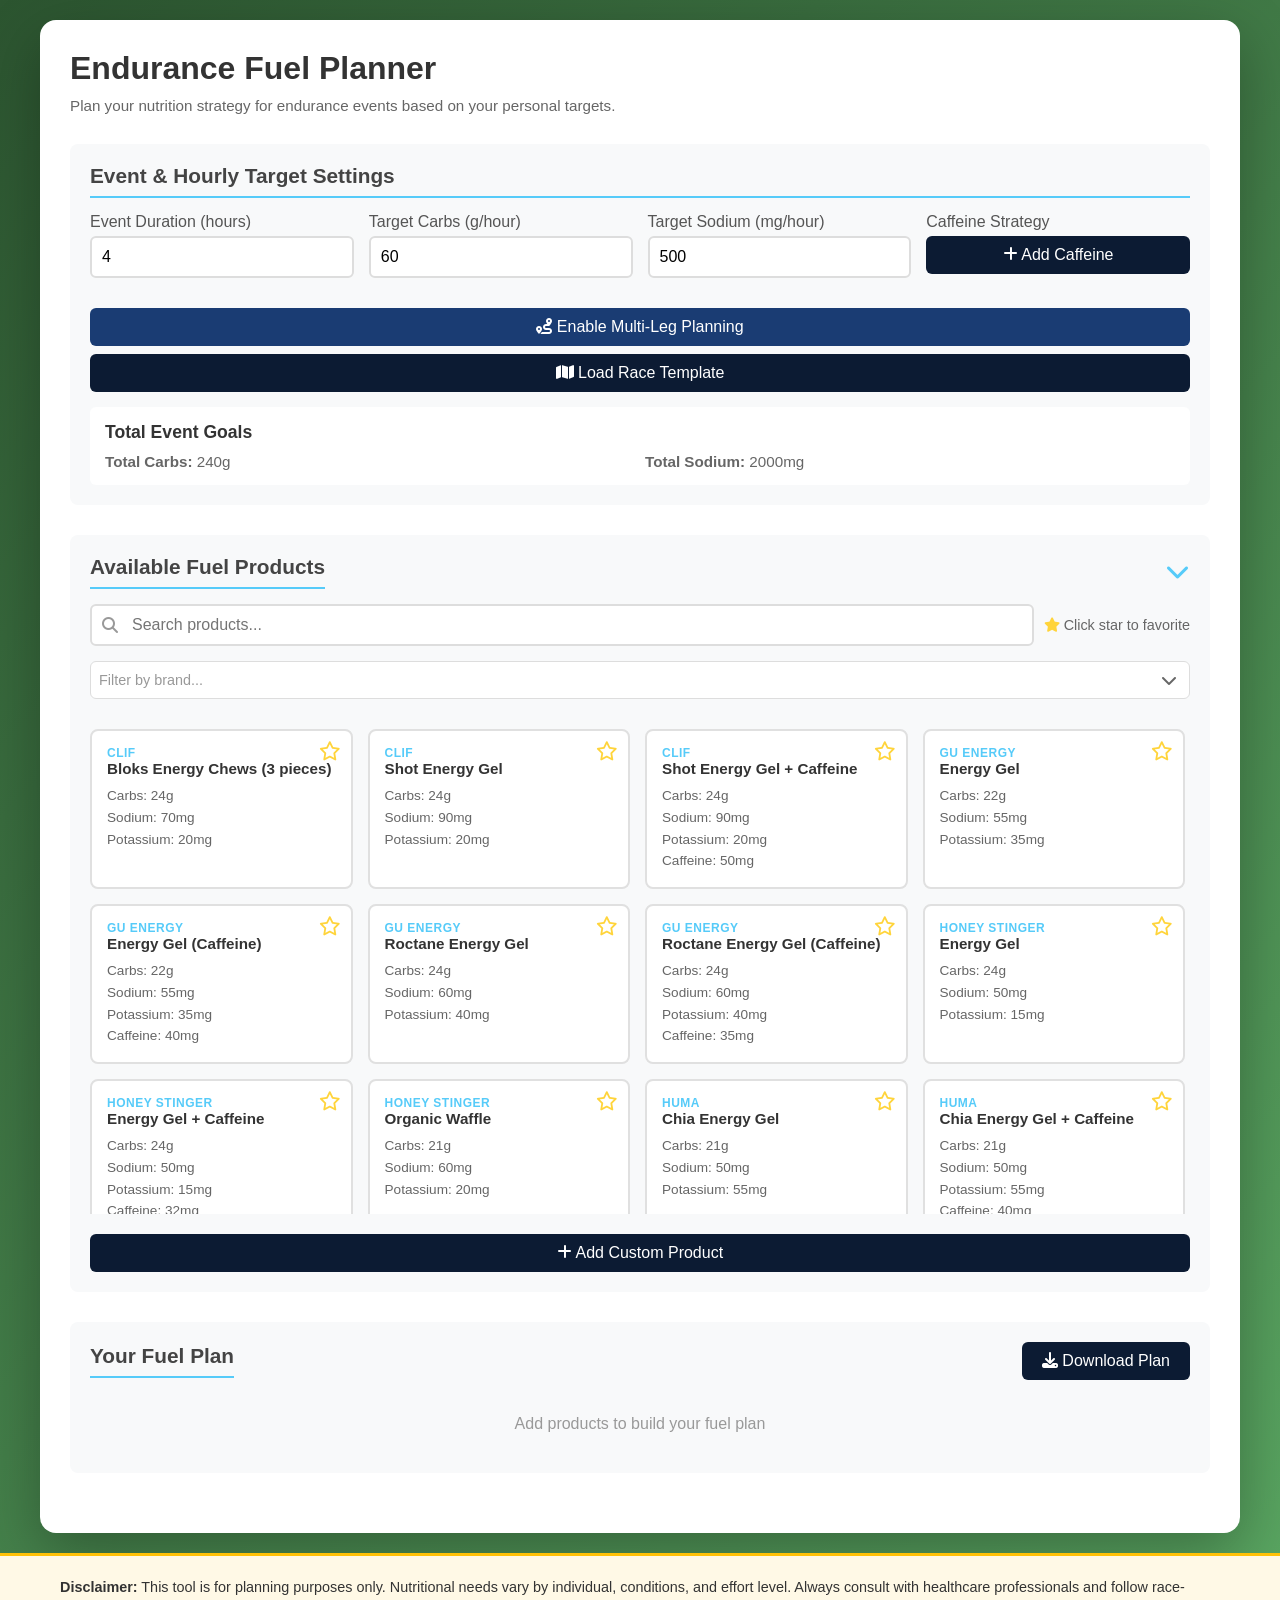
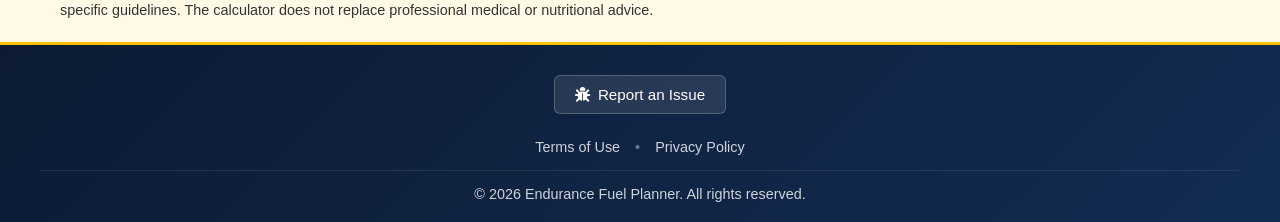
<file: index.html>
<!DOCTYPE html>
<html lang="en">
<head>
    <meta charset="UTF-8">
    <meta name="viewport" content="width=device-width, initial-scale=1.0">
    <title>Endurance Fuel Planner</title>
    <link rel="stylesheet" href="https://cdnjs.cloudflare.com/ajax/libs/font-awesome/6.5.1/css/all.min.css">
    <link rel="stylesheet" href="style.css">
</head>
<body>
    <div class="container">
        <h1>Endurance Fuel Planner</h1>
        <p class="subtitle">Plan your nutrition strategy for endurance events based on your personal targets.</p>

        <div class="section">
            <h2>Event & Hourly Target Settings</h2>
            <div style="display: grid; grid-template-columns: repeat(auto-fit, minmax(200px, 1fr)); gap: 15px;">
                <div class="input-group">
                    <label>Event Duration (hours)</label>
                    <input type="number" id="duration" value="4" min="0.5" step="0.5">
                </div>
                <div class="input-group">
                    <label>Target Carbs (g/hour)</label>
                    <input type="number" id="targetCarbs" value="60" min="0" step="5">
                </div>
                <div class="input-group">
                    <label>Target Sodium (mg/hour)</label>
                    <input type="number" id="targetSodium" value="500" min="0" step="50">
                </div>
                <div class="input-group">
                    <label>Caffeine Strategy</label>
                    <button onclick="toggleCaffeineStrategy()" id="caffeineToggleBtn" class="primaryButton" style="width: 100%;">
                        <i class="fa-solid fa-plus"></i> Add Caffeine
                    </button>
                </div>
            </div>
            
            <div id="caffeineSettings" style="display: none; margin-top: 20px; padding: 20px; background: white; border-radius: 6px; border: 2px solid #0C1B33;">
                <div style="display: flex; justify-content: space-between; align-items: center; margin-bottom: 15px;">
                    <h3 style="margin: 0; color: #333; font-size: 1.1em;">Caffeine Strategy</h3>
                    <button onclick="toggleCaffeineStrategy()" class="btn-small btn-danger">Remove</button>
                </div>
                <div style="display: grid; grid-template-columns: repeat(auto-fit, minmax(200px, 1fr)); gap: 15px; margin-bottom: 15px;">
                    <div class="input-group">
                        <label>Caffeine Interval (hours)</label>
                        <input type="number" id="caffeineInterval" value="2" min="0.5" step="0.5" placeholder="e.g., 2">
                        <small style="color: #666;">How often you want caffeine</small>
                    </div>
                    <div class="input-group">
                        <label>Caffeine per Dose (mg)</label>
                        <input type="number" id="caffeinePerDose" value="100" min="0" step="25">
                        <small style="color: #666;">Target caffeine amount each time</small>
                    </div>
                </div>
                <div id="caffeineCalc" style="padding: 15px; background: #f8f9fa; border-radius: 6px; font-size: 0.95em; color: #666;">
                    <strong>Caffeine Plan:</strong> <span id="caffeinePlanText">2 doses of 100mg throughout your event</span>
                </div>
            </div>

            <div style="margin-top: 15px; display: flex; flex-direction: column; gap: 8px;">
                <button onclick="toggleMultiLegPlanning()" id="multiLegToggleBtn" class="secondaryButton" style="width: 100%;">
                    <i class="fa-solid fa-route"></i> Enable Multi-Leg Planning
                </button>
                <button onclick="showRaceTemplateModal()" id="raceTemplateBtn" class="primaryButton" style="width: 100%;">
                    <i class="fa-solid fa-map"></i> Load Race Template
                </button>
            </div>

            <div id="multiLegSettings" style="display: none; margin-top: 20px; padding: 20px; background: white; border-radius: 6px; border: 2px solid #56CBF9;">
                <div style="display: flex; justify-content: space-between; align-items: center; margin-bottom: 15px;">
                    <div style="display: flex; align-items: center; gap: 8px;">
                        <h3 style="margin: 0; color: #333; font-size: 1.1em;"><i class="fa-solid fa-route"></i> Leg Configuration</h3>
                        <span class="help-icon" title="Split times are calculated based on average pace and do not account for elevation or terrain variation. You may need to adjust individual leg times based on your race strategy and course profile.">
                            <i class="fa-solid fa-circle-info"></i>
                        </span>
                    </div>
                    <button onclick="toggleMultiLegPlanning()" class="btn-small btn-danger">Disable</button>
                </div>
                <p style="color: #666; font-size: 0.9em; margin-bottom: 15px;">Set up your event legs here, then drag fuel between them in the fuel plan section below.</p>
                <div id="legsConfigContainer"></div>
                <div style="margin-top: 10px;">
                    <button onclick="addLeg()" class="secondaryButton" style="width: 100%;">
                        <i class="fa-solid fa-plus"></i> Add Leg
                    </button>
                </div>
            </div>

            <div style="margin-top: 15px; padding: 15px; background: white; border-radius: 6px;">
                <h3 style="margin-bottom: 10px; color: #333; font-size: 1.1em;">Total Event Goals</h3>
                <div style="display: grid; grid-template-columns: repeat(auto-fit, minmax(150px, 1fr)); gap: 10px; font-size: 0.95em; color: #666;">
                    <div><strong>Total Carbs:</strong> <span id="goalCarbs">240g</span></div>
                    <div><strong>Total Sodium:</strong> <span id="goalSodium">2000mg</span></div>
                </div>
            </div>
        </div>

        <div class="section">
            <div style="display: flex; justify-content: space-between; align-items: center; margin-bottom: 15px; cursor: pointer;" onclick="toggleProductsSection()">
                <h2 style="margin: 0;">Available Fuel Products</h2>
                <span id="productsSectionToggle" style="font-size: 1.5em; color: #56CBF9;"><i class="fa-solid fa-chevron-down"></i></span>
            </div>
            
            <div id="productsSection">
                <div style="display: flex; gap: 10px; margin-bottom: 15px; align-items: center;" class="search-favorites-row">
                    <div style="flex: 1; position: relative;">
                        <i class="fa-solid fa-magnifying-glass" style="position: absolute; left: 12px; top: 50%; transform: translateY(-50%); color: #999;"></i>
                        <input type="text" id="productSearch" placeholder="Search products..." style="width: 100%; padding-left: 40px;">
                    </div>
                    <div style="color: #666; font-size: 0.9em; white-space: nowrap;" class="favorites-hint">
                        <i class="fa-solid fa-star" style="color: #FFD43B;"></i> Click star to favorite
                    </div>
                </div>
                
                <div style="margin-bottom: 15px;">
                    <div class="brand-multiselect-container">
                        <div class="brand-multiselect-input" id="brandMultiselectInput" onclick="toggleBrandDropdown()">
                            <div class="brand-pills-display" id="brandPillsDisplay">
                                <span class="placeholder-text">Filter by brand...</span>
                            </div>
                            <i class="fa-solid fa-chevron-down dropdown-arrow"></i>
                        </div>
                        <div class="brand-dropdown" id="brandDropdown" style="display: none;"></div>
                    </div>
                </div>
                
                <div style="max-height: 500px; overflow-y: auto; padding-right: 5px;">
                    <div class="product-grid" id="productGrid"></div>
                </div>
                
                <div style="margin-top: 20px;">
                    <button onclick="toggleCustomProduct()" id="customProductToggleBtn" class="primaryButton" style="width: 100%;">
                        <i class="fa-solid fa-plus"></i> Add Custom Product
                    </button>
                </div>

                <div id="customProductForm" style="display: none; margin-top: 15px; padding: 20px; background: white; border-radius: 6px; border: 2px solid #0C1B33;">
                    <div style="display: flex; justify-content: space-between; align-items: center; margin-bottom: 15px;">
                        <h3 style="margin: 0; color: #333; font-size: 1.1em;"><i class="fa-solid fa-plus"></i> Add Custom Product</h3>
                        <button onclick="toggleCustomProduct()" class="btn-small btn-danger">Cancel</button>
                    </div>
                    <div class="custom-form">
                        <input type="text" id="customName" placeholder="Product name">
                        <input type="number" id="customCarbs" placeholder="Carbs (g)" min="0">
                        <input type="number" id="customSodium" placeholder="Sodium (mg)" min="0">
                        <input type="number" id="customPotassium" placeholder="Potassium (mg)" min="0">
                        <input type="number" id="customCaffeine" placeholder="Caffeine (mg)" min="0">
                        <button onclick="addCustomProduct()" class="btn-small primaryButton">Add Product</button>
                    </div>
                </div>
            </div>
        </div>

        <div class="section">
            <div class="section-header">
                <h2>Your Fuel Plan</h2>
                <button onclick="downloadFuelPlan()" class="primaryButton">
                    <i class="fa-solid fa-download"></i> Download Plan
                </button>
            </div>
            <div id="fuelPlanContainer"></div>
        </div>

        <div class="summary" id="summary" style="display: none;">
            <h3>Nutrition Summary</h3>
            
            <div style="margin-bottom: 20px;">
                <h4 style="margin-bottom: 10px; font-size: 1em; opacity: 0.9;">Per Hour</h4>
                <div class="summary-grid">
                    <div class="summary-item">
                        <div class="summary-label">Carbohydrates</div>
                        <div class="summary-value" id="totalCarbs">0g</div>
                        <div class="summary-target" id="carbsTarget"></div>
                    </div>
                    <div class="summary-item">
                        <div class="summary-label">Sodium</div>
                        <div class="summary-value" id="totalSodium">0mg</div>
                        <div class="summary-target" id="sodiumTarget"></div>
                    </div>
                    <div class="summary-item">
                        <div class="summary-label">Potassium</div>
                        <div class="summary-value" id="totalPotassium">0mg</div>
                        <div class="summary-target"></div>
                    </div>
                </div>
            </div>

            <div style="border-top: 1px solid rgba(255,255,255,0.3); padding-top: 15px;">
                <h4 style="margin-bottom: 10px; font-size: 1em; opacity: 0.9;">Total Event</h4>
                <div class="summary-grid">
                    <div class="summary-item">
                        <div class="summary-label">Total Carbs</div>
                        <div class="summary-value" id="totalEventCarbs">0g</div>
                        <div class="summary-target" id="eventCarbsTarget"></div>
                    </div>
                    <div class="summary-item">
                        <div class="summary-label">Total Sodium</div>
                        <div class="summary-value" id="totalEventSodium">0mg</div>
                        <div class="summary-target" id="eventSodiumTarget"></div>
                    </div>
                    <div class="summary-item">
                        <div class="summary-label">Total Potassium</div>
                        <div class="summary-value" id="totalEventPotassium">0mg</div>
                    </div>
                    <div class="summary-item" id="caffeineSection" style="display: none;">
                        <div class="summary-label">Caffeine</div>
                        <div class="summary-value" id="totalCaffeine">0mg</div>
                        <div class="summary-target" id="caffeineTarget"></div>
                    </div>
                </div>
            </div>
        </div>
    </div>

    <div class="disclaimer-section">
        <div class="disclaimer-content">
            <strong>Disclaimer:</strong> This tool is for planning purposes only. Nutritional needs vary by individual, conditions, and effort level. Always consult with healthcare professionals and follow race-specific guidelines. The calculator does not replace professional medical or nutritional advice.
        </div>
    </div>

    <footer class="footer">
        <div class="footer-content">
            
            <div class="footer-buttons">
                <a href="https://forms.gle/bUmMyAnxnuEWa2gSA" class="footer-btn" id="reportIssueBtn">
                    <i class="fa-solid fa-bug"></i> Report an Issue
                </a>
                <!--<a href="#" class="footer-btn" id="requestFuelRaceBtn">
                    <i class="fa-solid fa-plus-circle"></i> Request Fuel/Race
                </a>-->
            </div>
            
            
            <div class="footer-links">
                <a href="terms.html" target="_blank">Terms of Use</a>
                <span>•</span>
                <a href="privacy.html" target="_blank">Privacy Policy</a>
            </div>
            
            <div class="footer-copyright">
                © 2026 Endurance Fuel Planner. All rights reserved.
            </div>
        </div>
    </footer>

    <script src="script.js"></script>
</body>
</html>
</file>
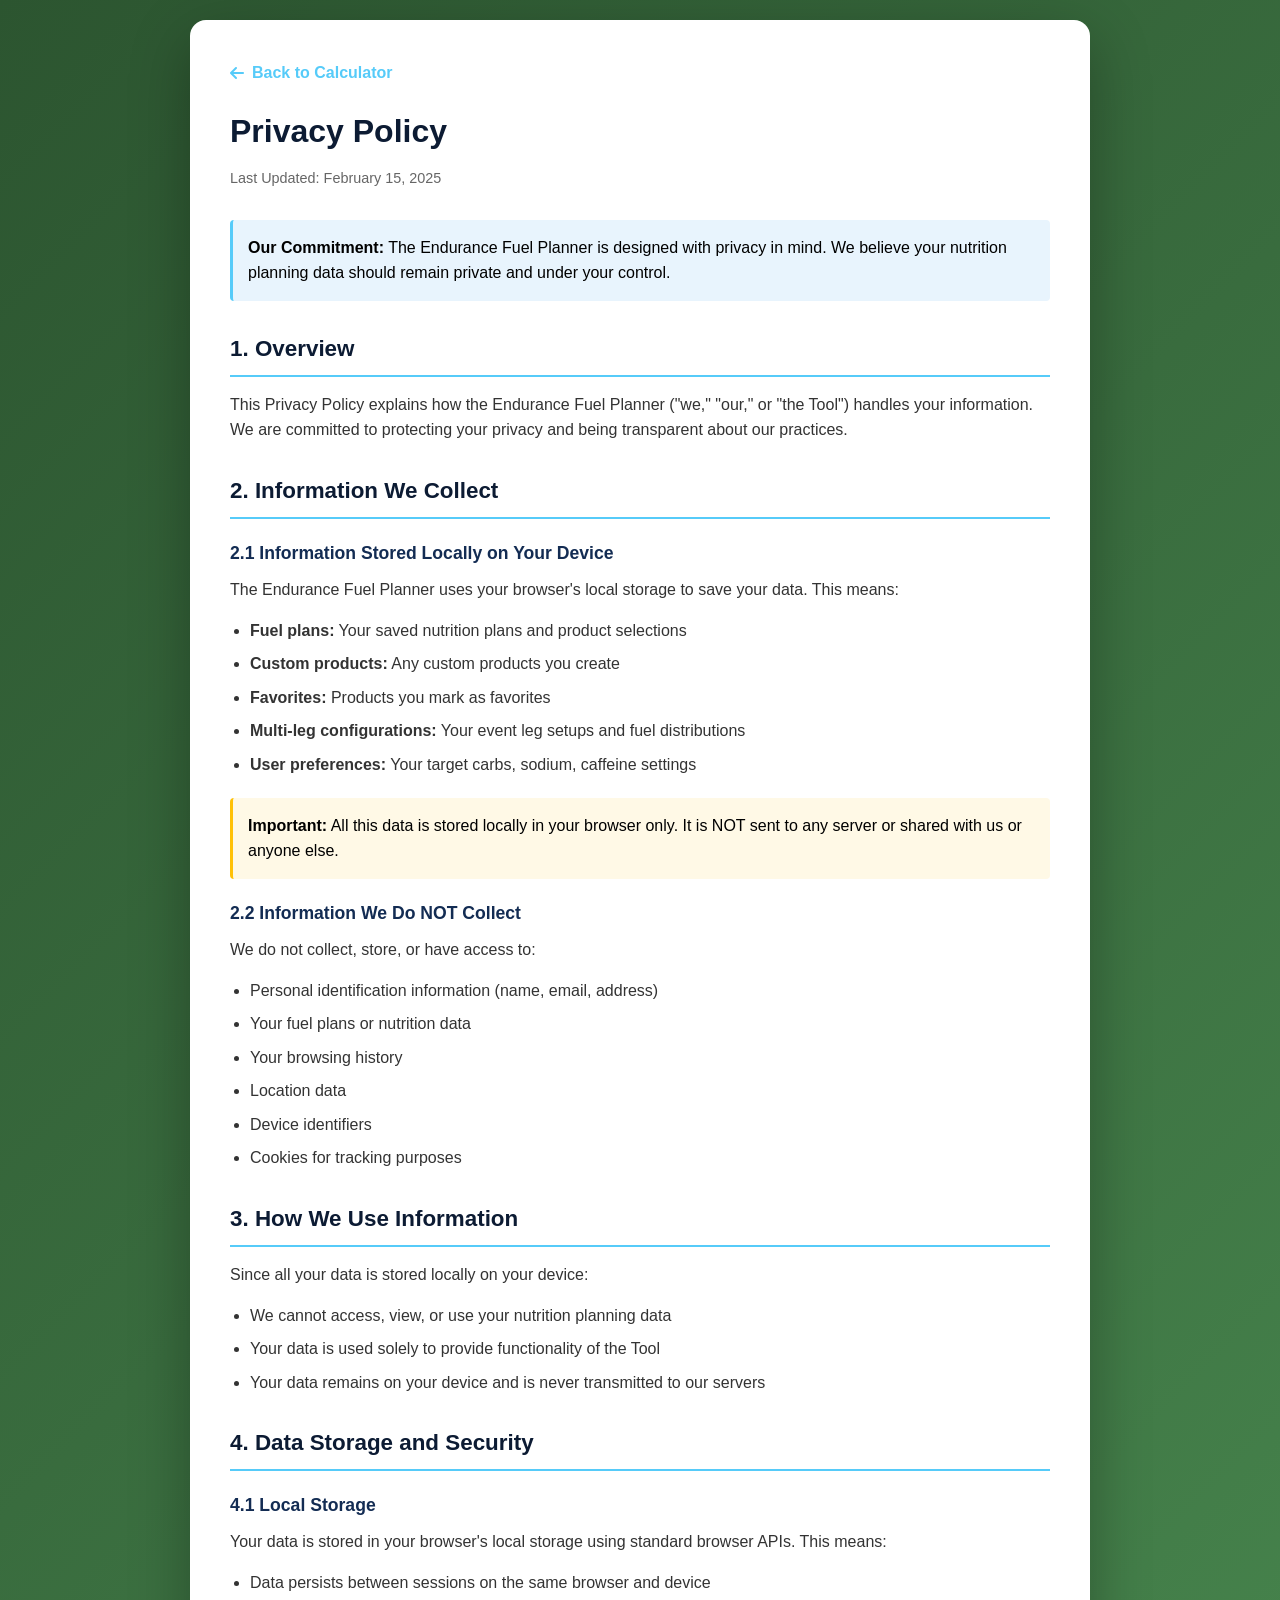
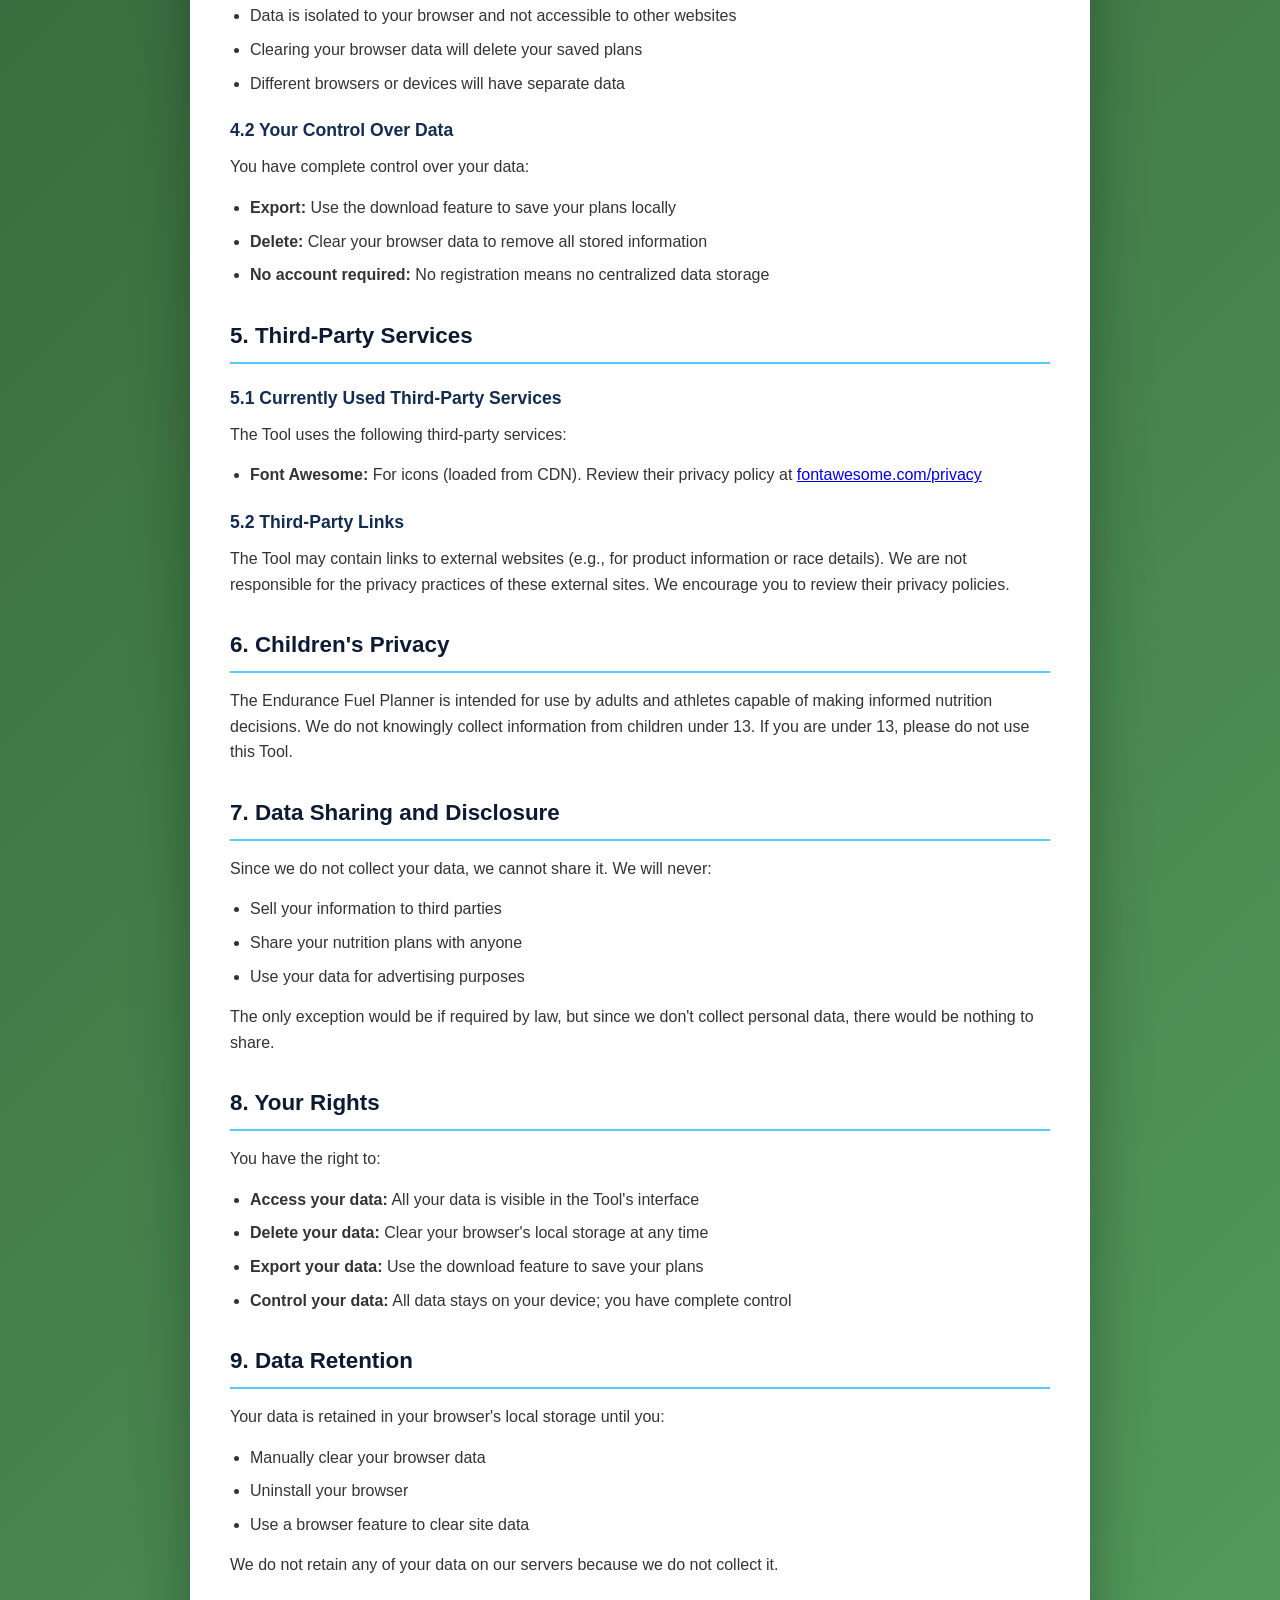
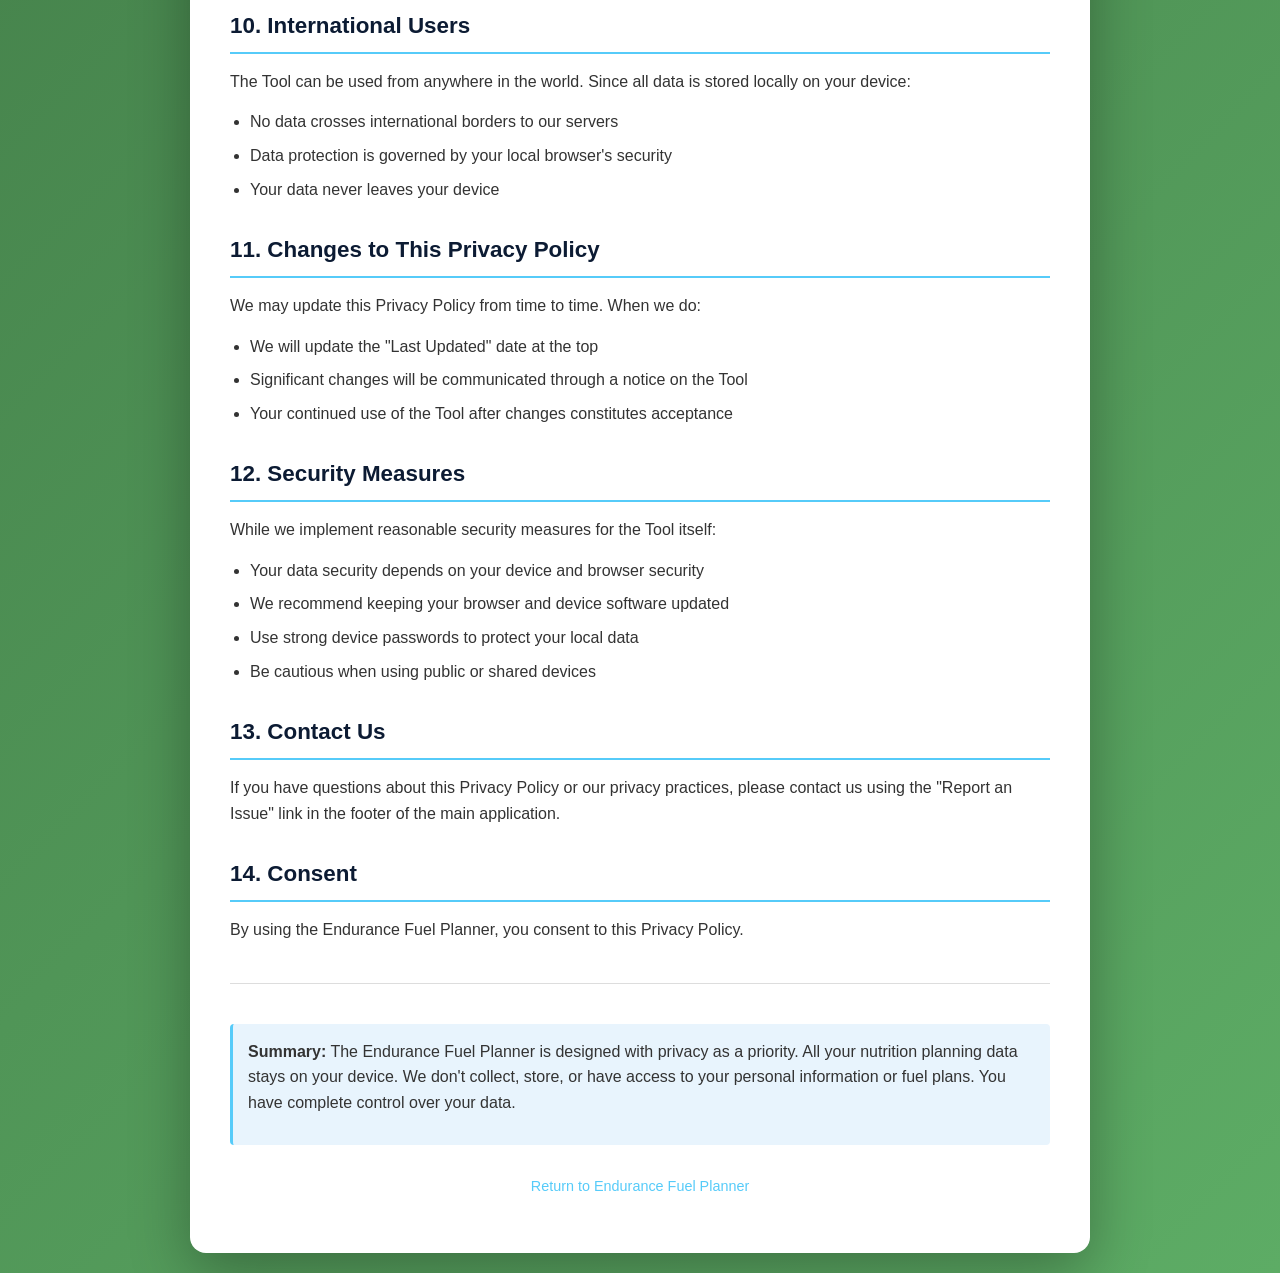
<file: privacy.html>
<!DOCTYPE html>
<html lang="en">
<head>
    <meta charset="UTF-8">
    <meta name="viewport" content="width=device-width, initial-scale=1.0">
    <title>Privacy Policy - Endurance Fuel Calculator</title>
    <link rel="stylesheet" href="https://cdnjs.cloudflare.com/ajax/libs/font-awesome/6.4.0/css/all.min.css">
    <style>
        * {
            margin: 0;
            padding: 0;
            box-sizing: border-box;
        }

        body {
            font-family: -apple-system, BlinkMacSystemFont, 'Segoe UI', Roboto, Oxygen, Ubuntu, Cantarell, sans-serif;
            background: linear-gradient(135deg, #2C5530 0%, #5DAC65 100%);
            min-height: 100vh;
            padding: 20px;
            line-height: 1.6;
        }

        .container {
            max-width: 900px;
            margin: 0 auto;
            background: white;
            border-radius: 16px;
            padding: 40px;
            box-shadow: 0 20px 60px rgba(0,0,0,0.3);
        }

        h1 {
            color: #0C1B33;
            margin-bottom: 10px;
            font-size: 2em;
        }

        .last-updated {
            color: #666;
            font-size: 0.9em;
            margin-bottom: 30px;
        }

        h2 {
            color: #0C1B33;
            margin-top: 30px;
            margin-bottom: 15px;
            font-size: 1.4em;
            border-bottom: 2px solid #56CBF9;
            padding-bottom: 8px;
        }

        h3 {
            color: #132C53;
            margin-top: 20px;
            margin-bottom: 10px;
            font-size: 1.1em;
        }

        p {
            margin-bottom: 15px;
            color: #333;
        }

        ul {
            margin-left: 20px;
            margin-bottom: 15px;
        }

        li {
            margin-bottom: 8px;
            color: #333;
        }

        .back-link {
            display: inline-flex;
            align-items: center;
            gap: 8px;
            color: #56CBF9;
            text-decoration: none;
            font-weight: 600;
            margin-bottom: 20px;
        }

        .back-link:hover {
            color: #089DD9;
        }

        .highlight {
            background: #e8f4fd;
            border-left: 3px solid #56CBF9;
            padding: 15px;
            margin: 20px 0;
            border-radius: 4px;
        }

        .notice {
            background: #fff9e6;
            border-left: 3px solid #ffc107;
            padding: 15px;
            margin: 20px 0;
            border-radius: 4px;
        }

        @media (max-width: 768px) {
            .container {
                padding: 25px;
            }

            h1 {
                font-size: 1.6em;
            }

            h2 {
                font-size: 1.2em;
            }
        }
    </style>
</head>
<body>
    <div class="container">
        <a href="index.html" class="back-link">
            <i class="fa-solid fa-arrow-left"></i> Back to Calculator
        </a>

        <h1>Privacy Policy</h1>
        <p class="last-updated">Last Updated: February 15, 2025</p>

        <div class="highlight">
            <strong>Our Commitment:</strong> The Endurance Fuel Planner is designed with privacy in mind. We believe your nutrition planning data should remain private and under your control.
        </div>

        <h2>1. Overview</h2>
        <p>This Privacy Policy explains how the Endurance Fuel Planner ("we," "our," or "the Tool") handles your information. We are committed to protecting your privacy and being transparent about our practices.</p>

        <h2>2. Information We Collect</h2>

        <h3>2.1 Information Stored Locally on Your Device</h3>
        <p>The Endurance Fuel Planner uses your browser's local storage to save your data. This means:</p>
        <ul>
            <li><strong>Fuel plans:</strong> Your saved nutrition plans and product selections</li>
            <li><strong>Custom products:</strong> Any custom products you create</li>
            <li><strong>Favorites:</strong> Products you mark as favorites</li>
            <li><strong>Multi-leg configurations:</strong> Your event leg setups and fuel distributions</li>
            <li><strong>User preferences:</strong> Your target carbs, sodium, caffeine settings</li>
        </ul>

        <div class="notice">
            <strong>Important:</strong> All this data is stored locally in your browser only. It is NOT sent to any server or shared with us or anyone else.
        </div>

        <h3>2.2 Information We Do NOT Collect</h3>
        <p>We do not collect, store, or have access to:</p>
        <ul>
            <li>Personal identification information (name, email, address)</li>
            <li>Your fuel plans or nutrition data</li>
            <li>Your browsing history</li>
            <li>Location data</li>
            <li>Device identifiers</li>
            <li>Cookies for tracking purposes</li>
        </ul>
 <!--
        <h3>2.3 Analytics</h3>
        <p>Currently, we do not use any analytics services. If we decide to implement analytics in the future, we will:</p>
        <ul>
            <li>Update this Privacy Policy with clear information about what data is collected</li>
            <li>Only collect anonymized, aggregated usage data</li>
            <li>Not collect any personally identifiable information</li>
            <li>Provide opt-out options</li>
        </ul>
-->
        <h2>3. How We Use Information</h2>
        <p>Since all your data is stored locally on your device:</p>
        <ul>
            <li>We cannot access, view, or use your nutrition planning data</li>
            <li>Your data is used solely to provide functionality of the Tool</li>
            <li>Your data remains on your device and is never transmitted to our servers</li>
        </ul>

        <h2>4. Data Storage and Security</h2>

        <h3>4.1 Local Storage</h3>
        <p>Your data is stored in your browser's local storage using standard browser APIs. This means:</p>
        <ul>
            <li>Data persists between sessions on the same browser and device</li>
            <li>Data is isolated to your browser and not accessible to other websites</li>
            <li>Clearing your browser data will delete your saved plans</li>
            <li>Different browsers or devices will have separate data</li>
        </ul>

        <h3>4.2 Your Control Over Data</h3>
        <p>You have complete control over your data:</p>
        <ul>
            <li><strong>Export:</strong> Use the download feature to save your plans locally</li>
            <li><strong>Delete:</strong> Clear your browser data to remove all stored information</li>
            <li><strong>No account required:</strong> No registration means no centralized data storage</li>
        </ul>

        <h2>5. Third-Party Services</h2>

        <h3>5.1 Currently Used Third-Party Services</h3>
        <p>The Tool uses the following third-party services:</p>
        <ul>
            <li><strong>Font Awesome:</strong> For icons (loaded from CDN). Review their privacy policy at <a href="https://fontawesome.com/privacy" target="_blank">fontawesome.com/privacy</a></li>
        </ul>

        <h3>5.2 Third-Party Links</h3>
        <p>The Tool may contain links to external websites (e.g., for product information or race details). We are not responsible for the privacy practices of these external sites. We encourage you to review their privacy policies.</p>

        <h2>6. Children's Privacy</h2>
        <p>The Endurance Fuel Planner is intended for use by adults and athletes capable of making informed nutrition decisions. We do not knowingly collect information from children under 13. If you are under 13, please do not use this Tool.</p>

        <h2>7. Data Sharing and Disclosure</h2>
        <p>Since we do not collect your data, we cannot share it. We will never:</p>
        <ul>
            <li>Sell your information to third parties</li>
            <li>Share your nutrition plans with anyone</li>
            <li>Use your data for advertising purposes</li>
        </ul>

        <p>The only exception would be if required by law, but since we don't collect personal data, there would be nothing to share.</p>

        <h2>8. Your Rights</h2>
        <p>You have the right to:</p>
        <ul>
            <li><strong>Access your data:</strong> All your data is visible in the Tool's interface</li>
            <li><strong>Delete your data:</strong> Clear your browser's local storage at any time</li>
            <li><strong>Export your data:</strong> Use the download feature to save your plans</li>
            <li><strong>Control your data:</strong> All data stays on your device; you have complete control</li>
        </ul>

        <h2>9. Data Retention</h2>
        <p>Your data is retained in your browser's local storage until you:</p>
        <ul>
            <li>Manually clear your browser data</li>
            <li>Uninstall your browser</li>
            <li>Use a browser feature to clear site data</li>
        </ul>
        <p>We do not retain any of your data on our servers because we do not collect it.</p>

        <h2>10. International Users</h2>
        <p>The Tool can be used from anywhere in the world. Since all data is stored locally on your device:</p>
        <ul>
            <li>No data crosses international borders to our servers</li>
            <li>Data protection is governed by your local browser's security</li>
            <li>Your data never leaves your device</li>
        </ul>

        <h2>11. Changes to This Privacy Policy</h2>
        <p>We may update this Privacy Policy from time to time. When we do:</p>
        <ul>
            <li>We will update the "Last Updated" date at the top</li>
            <li>Significant changes will be communicated through a notice on the Tool</li>
            <li>Your continued use of the Tool after changes constitutes acceptance</li>
        </ul>

        <h2>12. Security Measures</h2>
        <p>While we implement reasonable security measures for the Tool itself:</p>
        <ul>
            <li>Your data security depends on your device and browser security</li>
            <li>We recommend keeping your browser and device software updated</li>
            <li>Use strong device passwords to protect your local data</li>
            <li>Be cautious when using public or shared devices</li>
        </ul>

        <h2>13. Contact Us</h2>
        <p>If you have questions about this Privacy Policy or our privacy practices, please contact us using the "Report an Issue" link in the footer of the main application.</p>

        <h2>14. Consent</h2>
        <p>By using the Endurance Fuel Planner, you consent to this Privacy Policy.</p>

        <hr style="margin: 40px 0; border: none; border-top: 1px solid #ddd;">

        <div class="highlight">
            <p><strong>Summary:</strong> The Endurance Fuel Planner is designed with privacy as a priority. All your nutrition planning data stays on your device. We don't collect, store, or have access to your personal information or fuel plans. You have complete control over your data.</p>
        </div>

        <p style="text-align: center; color: #666; font-size: 0.9em; margin-top: 30px;">
            <a href="index.html" style="color: #56CBF9; text-decoration: none;">Return to Endurance Fuel Planner</a>
        </p>
    </div>
</body>
</html>
</file>
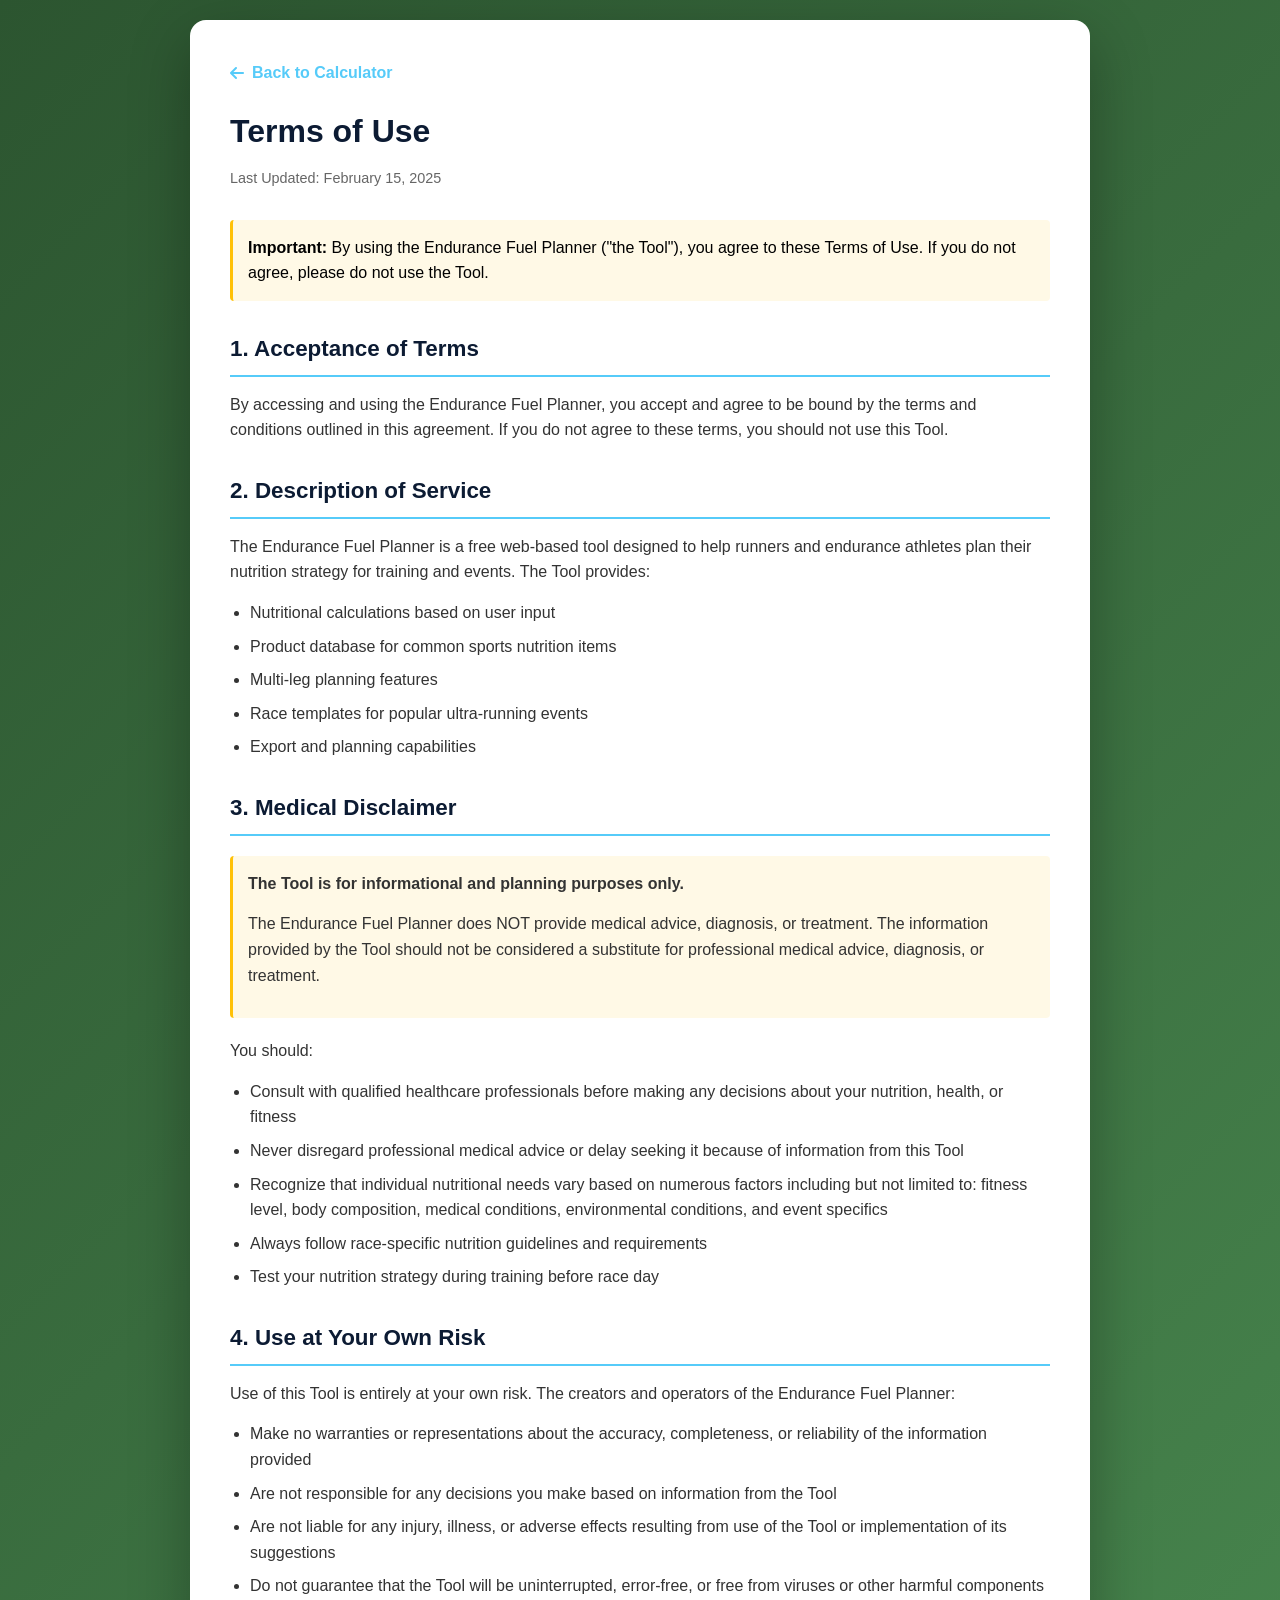
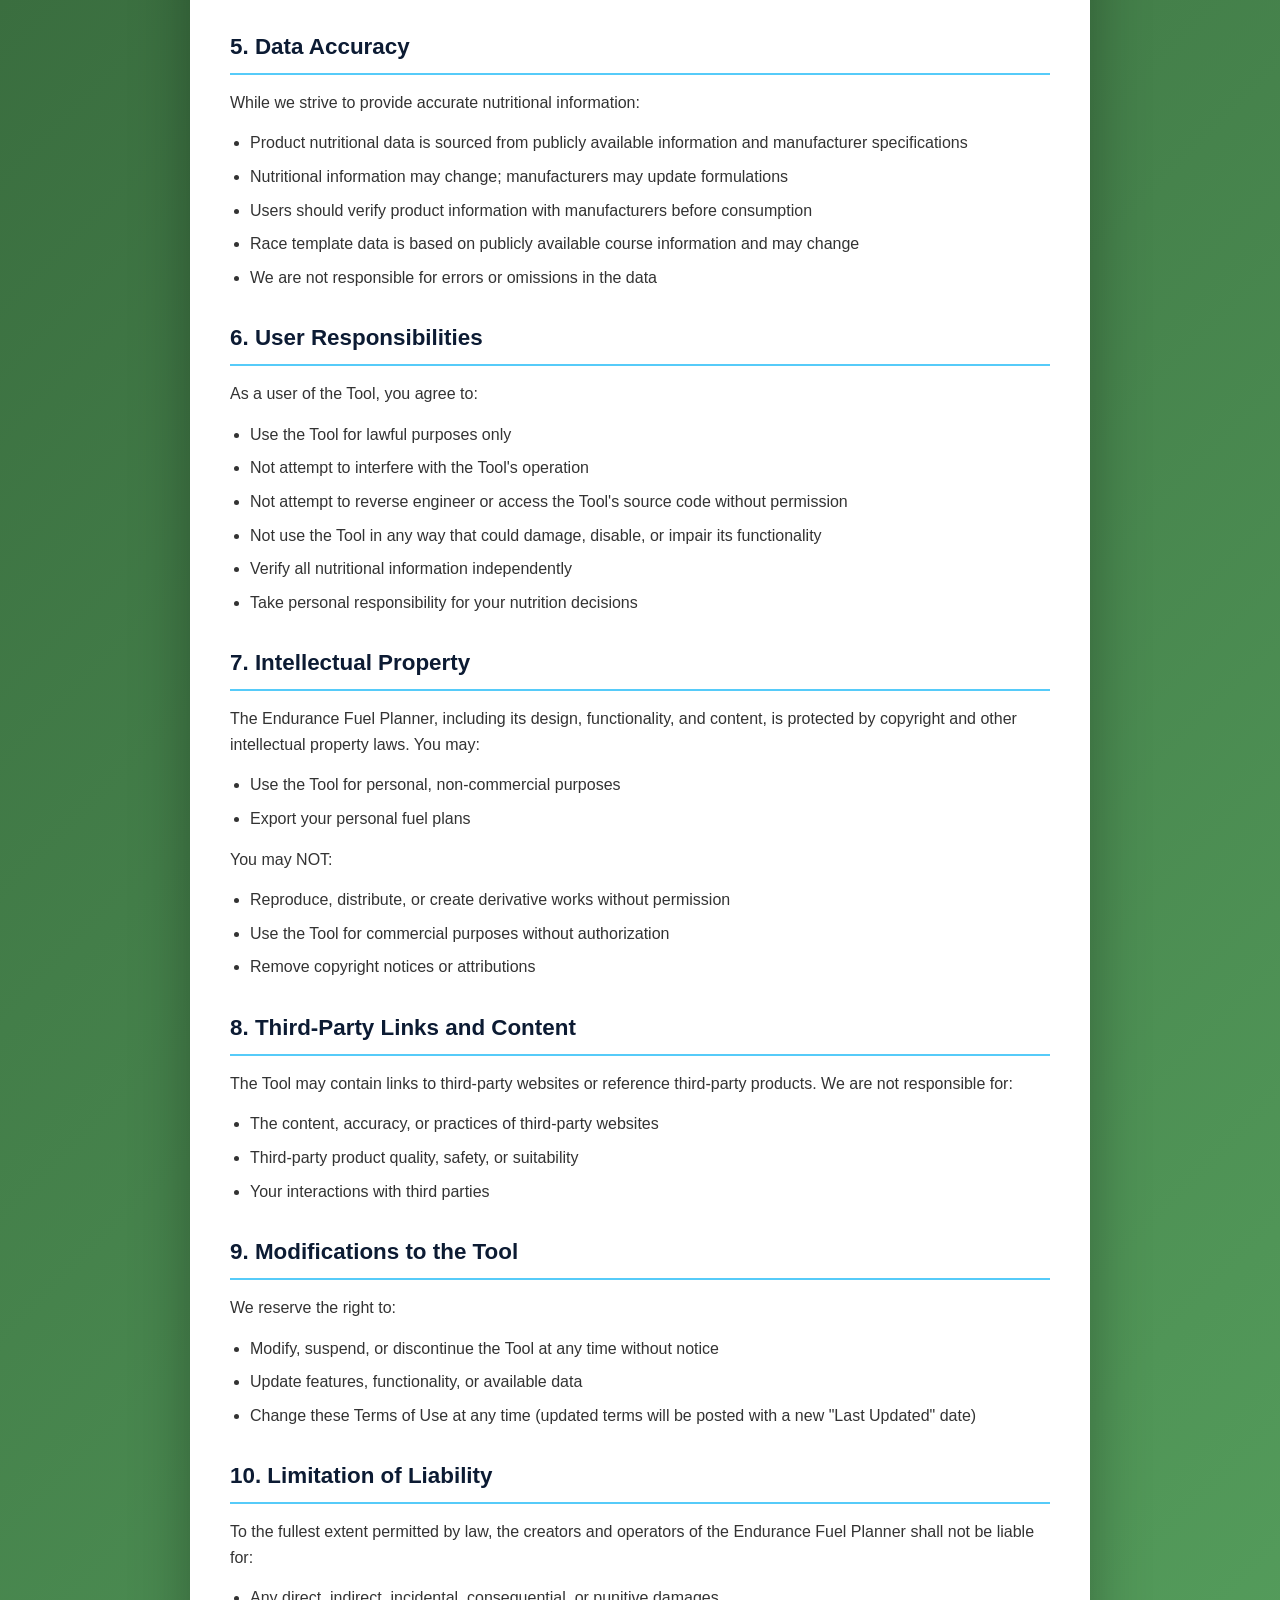
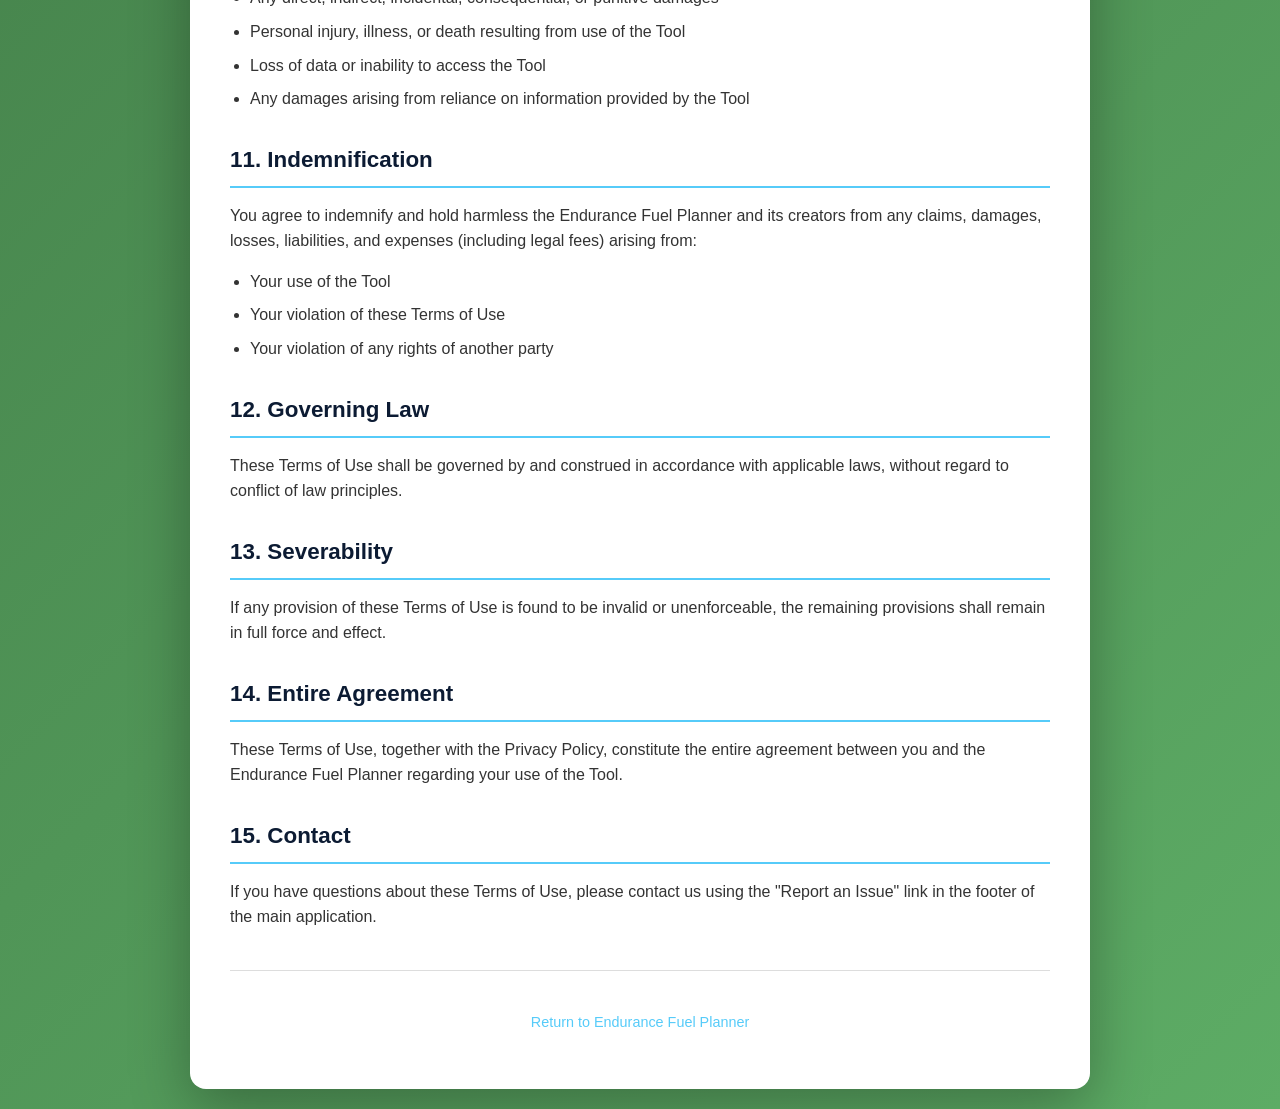
<file: terms.html>
<!DOCTYPE html>
<html lang="en">
<head>
    <meta charset="UTF-8">
    <meta name="viewport" content="width=device-width, initial-scale=1.0">
    <title>Terms of Use - Endurance Fuel Planner</title>
    <link rel="stylesheet" href="https://cdnjs.cloudflare.com/ajax/libs/font-awesome/6.4.0/css/all.min.css">
    <style>
        * {
            margin: 0;
            padding: 0;
            box-sizing: border-box;
        }

        body {
            font-family: -apple-system, BlinkMacSystemFont, 'Segoe UI', Roboto, Oxygen, Ubuntu, Cantarell, sans-serif;
            background: linear-gradient(135deg, #2C5530 0%, #5DAC65 100%);
            min-height: 100vh;
            padding: 20px;
            line-height: 1.6;
        }

        .container {
            max-width: 900px;
            margin: 0 auto;
            background: white;
            border-radius: 16px;
            padding: 40px;
            box-shadow: 0 20px 60px rgba(0,0,0,0.3);
        }

        h1 {
            color: #0C1B33;
            margin-bottom: 10px;
            font-size: 2em;
        }

        .last-updated {
            color: #666;
            font-size: 0.9em;
            margin-bottom: 30px;
        }

        h2 {
            color: #0C1B33;
            margin-top: 30px;
            margin-bottom: 15px;
            font-size: 1.4em;
            border-bottom: 2px solid #56CBF9;
            padding-bottom: 8px;
        }

        h3 {
            color: #132C53;
            margin-top: 20px;
            margin-bottom: 10px;
            font-size: 1.1em;
        }

        p {
            margin-bottom: 15px;
            color: #333;
        }

        ul {
            margin-left: 20px;
            margin-bottom: 15px;
        }

        li {
            margin-bottom: 8px;
            color: #333;
        }

        .back-link {
            display: inline-flex;
            align-items: center;
            gap: 8px;
            color: #56CBF9;
            text-decoration: none;
            font-weight: 600;
            margin-bottom: 20px;
        }

        .back-link:hover {
            color: #089DD9;
        }

        .highlight {
            background: #fff9e6;
            border-left: 3px solid #ffc107;
            padding: 15px;
            margin: 20px 0;
            border-radius: 4px;
        }

        @media (max-width: 768px) {
            .container {
                padding: 25px;
            }

            h1 {
                font-size: 1.6em;
            }

            h2 {
                font-size: 1.2em;
            }
        }
    </style>
</head>
<body>
    <div class="container">
        <a href="index.html" class="back-link">
            <i class="fa-solid fa-arrow-left"></i> Back to Calculator
        </a>

        <h1>Terms of Use</h1>
        <p class="last-updated">Last Updated: February 15, 2025</p>

        <div class="highlight">
            <strong>Important:</strong> By using the Endurance Fuel Planner ("the Tool"), you agree to these Terms of Use. If you do not agree, please do not use the Tool.
        </div>

        <h2>1. Acceptance of Terms</h2>
        <p>By accessing and using the Endurance Fuel Planner, you accept and agree to be bound by the terms and conditions outlined in this agreement. If you do not agree to these terms, you should not use this Tool.</p>

        <h2>2. Description of Service</h2>
        <p>The Endurance Fuel Planner is a free web-based tool designed to help runners and endurance athletes plan their nutrition strategy for training and events. The Tool provides:</p>
        <ul>
            <li>Nutritional calculations based on user input</li>
            <li>Product database for common sports nutrition items</li>
            <li>Multi-leg planning features</li>
            <li>Race templates for popular ultra-running events</li>
            <li>Export and planning capabilities</li>
        </ul>

        <h2>3. Medical Disclaimer</h2>
        <div class="highlight">
            <p><strong>The Tool is for informational and planning purposes only.</strong></p>
            <p>The Endurance Fuel Planner does NOT provide medical advice, diagnosis, or treatment. The information provided by the Tool should not be considered a substitute for professional medical advice, diagnosis, or treatment.</p>
        </div>

        <p>You should:</p>
        <ul>
            <li>Consult with qualified healthcare professionals before making any decisions about your nutrition, health, or fitness</li>
            <li>Never disregard professional medical advice or delay seeking it because of information from this Tool</li>
            <li>Recognize that individual nutritional needs vary based on numerous factors including but not limited to: fitness level, body composition, medical conditions, environmental conditions, and event specifics</li>
            <li>Always follow race-specific nutrition guidelines and requirements</li>
            <li>Test your nutrition strategy during training before race day</li>
        </ul>

        <h2>4. Use at Your Own Risk</h2>
        <p>Use of this Tool is entirely at your own risk. The creators and operators of the Endurance Fuel Planner:</p>
        <ul>
            <li>Make no warranties or representations about the accuracy, completeness, or reliability of the information provided</li>
            <li>Are not responsible for any decisions you make based on information from the Tool</li>
            <li>Are not liable for any injury, illness, or adverse effects resulting from use of the Tool or implementation of its suggestions</li>
            <li>Do not guarantee that the Tool will be uninterrupted, error-free, or free from viruses or other harmful components</li>
        </ul>

        <h2>5. Data Accuracy</h2>
        <p>While we strive to provide accurate nutritional information:</p>
        <ul>
            <li>Product nutritional data is sourced from publicly available information and manufacturer specifications</li>
            <li>Nutritional information may change; manufacturers may update formulations</li>
            <li>Users should verify product information with manufacturers before consumption</li>
            <li>Race template data is based on publicly available course information and may change</li>
            <li>We are not responsible for errors or omissions in the data</li>
        </ul>

        <h2>6. User Responsibilities</h2>
        <p>As a user of the Tool, you agree to:</p>
        <ul>
            <li>Use the Tool for lawful purposes only</li>
            <li>Not attempt to interfere with the Tool's operation</li>
            <li>Not attempt to reverse engineer or access the Tool's source code without permission</li>
            <li>Not use the Tool in any way that could damage, disable, or impair its functionality</li>
            <li>Verify all nutritional information independently</li>
            <li>Take personal responsibility for your nutrition decisions</li>
        </ul>

        <h2>7. Intellectual Property</h2>
        <p>The Endurance Fuel Planner, including its design, functionality, and content, is protected by copyright and other intellectual property laws. You may:</p>
        <ul>
            <li>Use the Tool for personal, non-commercial purposes</li>
            <li>Export your personal fuel plans</li>
        </ul>

        <p>You may NOT:</p>
        <ul>
            <li>Reproduce, distribute, or create derivative works without permission</li>
            <li>Use the Tool for commercial purposes without authorization</li>
            <li>Remove copyright notices or attributions</li>
        </ul>

        <h2>8. Third-Party Links and Content</h2>
        <p>The Tool may contain links to third-party websites or reference third-party products. We are not responsible for:</p>
        <ul>
            <li>The content, accuracy, or practices of third-party websites</li>
            <li>Third-party product quality, safety, or suitability</li>
            <li>Your interactions with third parties</li>
        </ul>

        <h2>9. Modifications to the Tool</h2>
        <p>We reserve the right to:</p>
        <ul>
            <li>Modify, suspend, or discontinue the Tool at any time without notice</li>
            <li>Update features, functionality, or available data</li>
            <li>Change these Terms of Use at any time (updated terms will be posted with a new "Last Updated" date)</li>
        </ul>

        <h2>10. Limitation of Liability</h2>
        <p>To the fullest extent permitted by law, the creators and operators of the Endurance Fuel Planner shall not be liable for:</p>
        <ul>
            <li>Any direct, indirect, incidental, consequential, or punitive damages</li>
            <li>Personal injury, illness, or death resulting from use of the Tool</li>
            <li>Loss of data or inability to access the Tool</li>
            <li>Any damages arising from reliance on information provided by the Tool</li>
        </ul>

        <h2>11. Indemnification</h2>
        <p>You agree to indemnify and hold harmless the Endurance Fuel Planner and its creators from any claims, damages, losses, liabilities, and expenses (including legal fees) arising from:</p>
        <ul>
            <li>Your use of the Tool</li>
            <li>Your violation of these Terms of Use</li>
            <li>Your violation of any rights of another party</li>
        </ul>

        <h2>12. Governing Law</h2>
        <p>These Terms of Use shall be governed by and construed in accordance with applicable laws, without regard to conflict of law principles.</p>

        <h2>13. Severability</h2>
        <p>If any provision of these Terms of Use is found to be invalid or unenforceable, the remaining provisions shall remain in full force and effect.</p>

        <h2>14. Entire Agreement</h2>
        <p>These Terms of Use, together with the Privacy Policy, constitute the entire agreement between you and the Endurance Fuel Planner regarding your use of the Tool.</p>

        <h2>15. Contact</h2>
        <p>If you have questions about these Terms of Use, please contact us using the "Report an Issue" link in the footer of the main application.</p>

        <hr style="margin: 40px 0; border: none; border-top: 1px solid #ddd;">

        <p style="text-align: center; color: #666; font-size: 0.9em;">
            <a href="index.html" style="color: #56CBF9; text-decoration: none;">Return to Endurance Fuel Planner</a>
        </p>
    </div>
</body>
</html>
</file>
<file: style.css>
* {
    margin: 0;
    padding: 0;
    box-sizing: border-box;
}

body {
    font-family: -apple-system, BlinkMacSystemFont, 'Segoe UI', Roboto, Oxygen, Ubuntu, Cantarell, sans-serif;
    background: linear-gradient(135deg, #2C5530 0%, #5DAC65 100%);
    min-height: 100vh;
}

.container {
    max-width: 1200px;
    margin: 20px auto;
    background: white;
    border-radius: 16px;
    padding: 30px;
    box-shadow: 0 20px 60px rgba(0,0,0,0.3);
}

h1 {
    color: #333;
    margin-bottom: 10px;
    font-size: 2em;
}

.subtitle {
    color: #666;
    margin-bottom: 30px;
    font-size: 0.95em;
}

.section {
    margin-bottom: 30px;
    padding: 20px;
    background: #f8f9fa;
    border-radius: 8px;
}

.section h2 {
    color: #444;
    margin-bottom: 15px;
    font-size: 1.3em;
    border-bottom: 2px solid #56CBF9;
    padding-bottom: 8px;
}

.input-group {
    margin-bottom: 15px;
}

label {
    display: block;
    margin-bottom: 5px;
    color: #555;
    font-weight: 500;
}

input[type="number"],
input[type="text"],
select {
    width: 100%;
    padding: 10px;
    border: 2px solid #ddd;
    border-radius: 6px;
    font-size: 1em;
    transition: border-color 0.3s;
}

input[type="number"]:focus,
input[type="text"]:focus,
select:focus {
    outline: none;
    border-color: #56CBF9;
}

.product-grid {
    display: grid;
    grid-template-columns: repeat(auto-fill, minmax(250px, 1fr));
    gap: 15px;
    margin-top: 15px;
}

/* Custom scrollbar styling */
div[style*="overflow-y: auto"]::-webkit-scrollbar {
    width: 8px;
}

div[style*="overflow-y: auto"]::-webkit-scrollbar-track {
    background: #f1f1f1;
    border-radius: 4px;
}

div[style*="overflow-y: auto"]::-webkit-scrollbar-thumb {
    background: #888;
    border-radius: 4px;
}

div[style*="overflow-y: auto"]::-webkit-scrollbar-thumb:hover {
    background: #555;
}

.product-card {
    background: white;
    padding: 15px;
    border-radius: 8px;
    border: 2px solid #e0e0e0;
    cursor: pointer;
    transition: all 0.3s;
    position: relative;
}

.product-card:hover {
    border-color: #56CBF9;
    transform: translateY(-2px);
    box-shadow: 0 4px 12px rgba(102, 126, 234, 0.2);
}

.product-card.selected {
    border-color: #56CBF9;
    background: #d4edda;
}

.product-card.favorited {
    border-color: #ffc107;
}

.favorite-star {
    position: absolute;
    top: 10px;
    right: 10px;
    font-size: 1.2em;
    cursor: pointer;
    z-index: 10;
    user-select: none;
}

.favorite-star:hover {
    transform: scale(1.2);
}

.product-name {
    font-weight: 600;
    color: #333;
    margin-bottom: 8px;
}

.product-stats {
    font-size: 0.85em;
    color: #666;
    line-height: 1.6;
}

.fuel-plan {
    margin-top: 20px;
}

.fuel-item {
    background: white;
    padding: 15px;
    margin-bottom: 10px;
    border-radius: 6px;
    border-left: 4px solid #56CBF9;
    display: flex;
    justify-content: space-between;
    align-items: center;
}

.fuel-item-info {
    flex: 1;
}

.fuel-item-name {
    font-weight: 600;
    color: #333;
    margin-bottom: 5px;
}

.fuel-item-stats {
    font-size: 0.85em;
    color: #666;
}

.fuel-item-controls {
    display: flex;
    gap: 10px;
    align-items: center;
}

.qty-input {
    width: 60px;
    text-align: center;
}

button {
    background: #089DD9;
    color: white;
    border: none;
    padding: 10px 20px;
    border-radius: 6px;
    cursor: pointer;
    font-size: 1em;
    transition: background 0.3s;
}

button:hover {
    background: #13B6F6;
}

.primaryButton {
    background: #0C1B33;
    color: white;
    border: none;
    padding: 10px 20px;
    border-radius: 6px;
    cursor: pointer;
    font-size: 1em;
    transition: background 0.3s;
}

.primaryButton:hover {
    background: #132C53;
}


.secondaryButton {
    background: #1A3C73;
    color: white;
    border: none;
    padding: 10px 20px;
    border-radius: 6px;
    cursor: pointer;
    font-size: 1em;
    transition: background 0.3s;
}

.secondaryButton:hover {
    background: #132C53;
}

.btn-small {
    padding: 10px 12px;
    font-size: 0.85em;
}

.btn-danger {
    background: #EE4266;
}

.btn-danger:hover {
    background: #E01541;
}

.summary {
    background: linear-gradient(135deg, #01295F 0%, #2F3061 100%);
    color: white;
    padding: 20px;
    border-radius: 8px;
    margin-top: 20px;
}

.summary h3 {
    margin-bottom: 15px;
    font-size: 1.2em;
}

.summary-grid {
    display: grid;
    grid-template-columns: repeat(auto-fit, minmax(200px, 1fr));
    gap: 15px;
}

.summary-item {
    background: rgba(255,255,255,0.2);
    padding: 15px;
    border-radius: 6px;
    transition: all 0.3s;
}

.summary-item.target-met {
    background: rgba(40, 167, 69, 0.3);
    border: 2px solid rgba(40, 167, 69, 0.5);
}

.summary-item.target-low {
    background: rgba(255, 193, 7, 0.3);
    border: 2px solid rgba(255, 193, 7, 0.5);
}

.summary-item.target-very-low {
    background: rgba(220, 53, 69, 0.3);
    border: 2px solid rgba(220, 53, 69, 0.5);
}

.summary-item.target-exceeded {
    background: rgba(255, 107, 107, 0.3);
    border: 2px solid rgba(255, 107, 107, 0.5);
}

.summary-label {
    font-size: 0.85em;
    opacity: 0.9;
    margin-bottom: 5px;
}

.summary-value {
    font-size: 1.5em;
    font-weight: 600;
}

.summary-target {
    font-size: 0.8em;
    opacity: 0.8;
    margin-top: 3px;
}

.add-custom {
    margin-top: 15px;
    padding: 15px;
    background: white;
    border-radius: 6px;
    border: 2px dashed #ddd;
}

.custom-form {
    display: grid;
    grid-template-columns: repeat(auto-fit, minmax(150px, 1fr));
    gap: 10px;
    margin-top: 10px;
}

.warning {
    background: #fff3cd;
    border-left: 4px solid #ffc107;
    padding: 10px;
    margin-top: 10px;
    border-radius: 4px;
    color: #856404;
    font-size: 0.9em;
}

.success {
    background: #d4edda;
    border-left: 4px solid #28a745;
    padding: 10px;
    margin-top: 10px;
    border-radius: 4px;
    color: #155724;
    font-size: 0.9em;
}

.leg-card {
    background: white;
    padding: 20px;
    margin-bottom: 15px;
    border-radius: 8px;
    border: 2px solid #6610f2;
}

.leg-header {
    display: flex;
    justify-content: space-between;
    align-items: center;
    margin-bottom: 15px;
    padding-bottom: 10px;
    border-bottom: 2px solid #e0e0e0;
}

.leg-name {
    font-weight: 600;
    color: #333;
    font-size: 1.1em;
}

.leg-controls {
    display: flex;
    gap: 10px;
}

.leg-inputs {
    display: grid;
    grid-template-columns: repeat(auto-fit, minmax(200px, 1fr));
    gap: 15px;
    margin-bottom: 15px;
}

.leg-fuel-plan {
    margin-top: 15px;
    padding-top: 15px;
    border-top: 1px solid #e0e0e0;
}

.leg-summary {
    background: #f8f9fa;
    padding: 15px;
    border-radius: 6px;
    margin-top: 15px;
    font-size: 0.9em;
    color: #666;
}

.active-leg {
    border: 2px solid #56CBF9;
    box-shadow: 0 4px 12px rgba(102, 126, 234, 0.2);
}

.leg-tabs {
    display: flex;
    gap: 10px;
    margin-bottom: 20px;
    flex-wrap: wrap;
}

.leg-tab {
    padding: 10px 20px;
    background: white;
    border: 2px solid #e0e0e0;
    border-radius: 6px;
    cursor: pointer;
    transition: all 0.3s;
    font-weight: 500;
}

.leg-tab:hover {
    border-color: #56CBF9;
}

.leg-tab.active {
    background: #56CBF9;
    color: white;
    border-color: #56CBF9;
}

.fuel-item[draggable="true"] {
    cursor: move;
}

.fuel-item[draggable="true"]:hover {
    background: #f8f9fa;
}

.leg-card.drag-over {
    border-color: #28a745;
    background: #f0fff4;
    box-shadow: 0 0 20px rgba(40, 167, 69, 0.3);
    transform: scale(1.02);
}

.leg-fuel-card {
    background: white;
    padding: 20px;
    margin-bottom: 20px;
    border-radius: 8px;
    border: 2px solid #e0e0e0;
    transition: all 0.3s;
}

.leg-fuel-card:hover {
    border-color: #56CBF9;
    box-shadow: 0 2px 8px rgba(102, 126, 234, 0.15);
}

.leg-fuel-card.active-leg-fuel {
    border-color: #56CBF9;
    background: #f8f9ff;
    box-shadow: 0 4px 12px rgba(102, 126, 234, 0.2);
}

.leg-fuel-card.drag-over {
    border-color: #28a745;
    background: #f0fff4;
    box-shadow: 0 0 20px rgba(40, 167, 69, 0.3);
    transform: scale(1.01);
}

.leg-fuel-header {
    display: flex;
    justify-content: space-between;
    align-items: center;
    margin-bottom: 15px;
    padding-bottom: 12px;
    border-bottom: 2px solid #e0e0e0;
}

.leg-fuel-stats {
    display: flex;
    gap: 20px;
    flex-wrap: wrap;
    padding: 10px 0;
    font-size: 0.9em;
    color: #666;
    border-bottom: 1px solid #f0f0f0;
    margin-bottom: 15px;
}

.leg-fuel-items {
    min-height: 80px;
}

.fuel-item-compact {
    background: #f8f9fa;
    padding: 12px 15px;
    margin-bottom: 8px;
    border-radius: 6px;
    border: 1px solid #e0e0e0;
    display: flex;
    justify-content: space-between;
    align-items: center;
    transition: all 0.2s;
    cursor: move;
}

.fuel-item-compact:hover {
    background: #e9ecef;
    border-color: #56CBF9;
}

.leg-nutrition-bar {
    background: linear-gradient(135deg, #667eea 0%, #764ba2 100%);
    color: white;
    padding: 12px;
    border-radius: 6px;
    margin-bottom: 15px;
}

.leg-nutrition-item.target-met {
    background: rgba(40, 167, 69, 0.4);
    border-radius: 4px;
    padding: 4px;
}

.leg-nutrition-item.target-low {
    background: rgba(255, 193, 7, 0.4);
    border-radius: 4px;
    padding: 4px;
}

.leg-nutrition-item.target-very-low {
    background: rgba(220, 53, 69, 0.4);
    border-radius: 4px;
    padding: 4px;
}

.leg-nutrition-item.target-exceeded {
    background: rgba(255, 107, 107, 0.4);
    border-radius: 4px;
    padding: 4px;
}

/* Leg Configuration Styles */
.leg-config-card {
    background: white;
    padding: 15px;
    margin-bottom: 10px;
    border-radius: 6px;
    border: 2px solid #e0e0e0;
}

.leg-config-layout {
    display: flex;
    justify-content: space-between;
    align-items: center;
    gap: 15px;
    flex-wrap: wrap;
}

.leg-config-name {
    flex: 1;
    min-width: 150px;
    display: flex;
    flex-direction: column;
    gap: 4px;
}

.leg-config-input {
    width: 100%;
    border: 1px solid #ddd;
    padding: 8px;
    border-radius: 4px;
}

.leg-config-name input {
    font-weight: 500;
}

.leg-config-field {
    width: 100px;
}

.leg-button-field {
    width: 150px;
    display: flex;
    flex-direction: column;
    gap: 4px;
}

.leg-config-label {
    font-size: 0.85em;
    color: #666;
    margin-bottom: 3px;
    display: block;
}

.leg-config-controls {
    display: flex;
    gap: 8px;
}

/* Leg Fuel Card Styles */
.leg-fuel-header {
    display: flex;
    justify-content: space-between;
    align-items: center;
    margin-bottom: 15px;
    padding-bottom: 12px;
    border-bottom: 2px solid #e0e0e0;
}

.leg-fuel-title {
    display: flex;
    align-items: center;
    gap: 10px;
}

.leg-name {
    font-weight: 600;
    font-size: 1.1em;
    color: #333;
}

.leg-meta {
    color: #666;
    font-size: 0.9em;
}

.leg-active-badge {
    color: #56CBF9;
    font-size: 0.9em;
}

.drop-bag-label {
    padding: 4px 8px;
    border-radius: 4px;
    transition: all 0.2s;
}

.drop-bag-label.active {
    background: #ffc107;
    color: #333;
    font-weight: 600;
}

.drop-bag-badge-inline {
    display: inline-flex;
    align-items: center;
    gap: 4px;
    padding: 3px 8px;
    background: #ffc107;
    color: #333;
    border-radius: 4px;
    font-size: 0.8em;
    font-weight: 600;
    margin-left: 8px;
}

.support-crew-label {
    padding: 4px 8px;
    border-radius: 4px;
    transition: all 0.2s;
}

.support-crew-label.active {
    background: #17a2b8;
    color: #fff;
    font-weight: 600;
}

.support-crew-badge-inline {
    display: inline-flex;
    align-items: center;
    gap: 4px;
    padding: 3px 8px;
    background: #17a2b8;
    color: #fff;
    border-radius: 4px;
    font-size: 0.8em;
    font-weight: 600;
    margin-left: 8px;
}

.leg-controls {
    display: flex;
    gap: 8px;
    flex-wrap: wrap;
}

/* Nutrition Bar Styles */
.leg-nutrition-bar {
    display: grid;
    grid-template-columns: repeat(auto-fit, minmax(100px, 1fr));
    gap: 10px;
    padding: 12px;
    background: linear-gradient(135deg, #01295F 0%, #2F3061 100%);
    border-radius: 6px;
    margin-bottom: 15px;
}

.nutrition-metric {
    text-align: center;
    color: white;
}

.nutrition-label {
    font-size: 0.75em;
    opacity: 0.9;
}

.nutrition-value {
    font-size: 1.2em;
    font-weight: 600;
}

.nutrition-target {
    font-size: 0.7em;
    opacity: 0.8;
}

/* Modal Styles */
.modal-overlay {
    position: fixed;
    top: 0;
    left: 0;
    right: 0;
    bottom: 0;
    background: rgba(0, 0, 0, 0.5);
    display: flex;
    align-items: center;
    justify-content: center;
    z-index: 1000;
}

.modal-content {
    background: white;
    padding: 30px;
    border-radius: 12px;
    max-width: 500px;
    width: 90%;
}

.modal-title {
    margin-bottom: 15px;
    color: #333;
}

.modal-description {
    color: #666;
    margin-bottom: 20px;
}

.modal-helper-text {
    color: #888;
    font-size: 0.9em;
    font-style: italic;
    margin-bottom: 20px;
    padding: 10px;
    background: #f8f9fa;
    border-left: 3px solid #56CBF9;
    border-radius: 4px;
}

.modal-options {
    margin-bottom: 20px;
}

.modal-checkbox-label {
    display: block;
    padding: 10px;
    margin-bottom: 8px;
    background: #f8f9fa;
    border-radius: 6px;
    cursor: pointer;
}

.modal-checkbox-label input {
    margin-right: 10px;
}

.modal-option {
    display: flex;
    align-items: center;
    cursor: pointer;
    margin-bottom: 15px;
}

.modal-option input {
    margin-right: 10px;
}

.modal-option-text {
    color: #666;
    font-size: 0.9em;
}

.modal-actions {
    display: flex;
    gap: 10px;
    justify-content: flex-end;
}

.btn-cancel {
    background: #6c757d;
}

.btn-confirm {
    background: #132C53;
}

/* Fuel Item Styles */
.fuel-item-info {
    flex: 1;
}

.fuel-item-name {
    font-weight: 500;
    margin-bottom: 5px;
}

.fuel-item-stats {
    font-size: 0.9em;
    color: #666;
}

.fuel-item-controls {
    display: flex;
    gap: 10px;
    align-items: center;
}

/* Fuel Item Compact (for legs) */
.fuel-item-compact-layout {
    display: flex;
    align-items: center;
    gap: 10px;
    flex: 1;
}

.fuel-item-compact-info {
    flex: 1;
}

.fuel-item-compact-name {
    font-weight: 500;
    color: #333;
}

.fuel-item-compact-stats {
    font-size: 0.85em;
    color: #666;
}

.fuel-item-compact-controls {
    display: flex;
    gap: 8px;
    align-items: center;
}

.grip-handle {
    color: #999;
}

/* Product Card Styles */
.product-header {
    display: flex;
    justify-content: space-between;
    align-items: flex-start;
    margin-bottom: 8px;
}

.product-title {
    display: flex;
    flex-direction: column;
    gap: 2px;
    flex: 1;
}

.product-brand {
    font-size: 0.75em;
    color: #56CBF9;
    font-weight: 600;
    text-transform: uppercase;
    letter-spacing: 0.5px;
}

.help-icon {
    color: #56CBF9;
    font-size: 0.9em;
    cursor: help;
    display: inline-flex;
    align-items: center;
}

.help-icon:hover {
    color: #089DD9;
}

/* Brand Multi-Select (Select2-style) */
.brand-multiselect-container {
    position: relative;
    width: 100%;
}

.brand-multiselect-input {
    display: flex;
    align-items: center;
    min-height: 38px;
    padding: 4px 35px 4px 8px;
    background: white;
    border: 1px solid #ddd;
    border-radius: 6px;
    cursor: pointer;
    transition: border-color 0.2s;
    position: relative;
}

.brand-multiselect-input:hover {
    border-color: #56CBF9;
}

.brand-multiselect-input.open {
    border-color: #56CBF9;
    box-shadow: 0 0 0 3px rgba(86, 203, 249, 0.1);
}

.brand-pills-display {
    display: flex;
    flex-wrap: wrap;
    gap: 5px;
    flex: 1;
    align-items: center;
}

.placeholder-text {
    color: #999;
    font-size: 0.9em;
}

.selected-brand-pill {
    display: inline-flex;
    align-items: center;
    gap: 5px;
    padding: 4px 8px;
    background: #56CBF9;
    color: white;
    border-radius: 12px;
    font-size: 0.85em;
    white-space: nowrap;
}

.selected-brand-pill .remove-pill {
    cursor: pointer;
    font-weight: bold;
    margin-left: 2px;
    opacity: 0.8;
}

.selected-brand-pill .remove-pill:hover {
    opacity: 1;
}

.dropdown-arrow {
    position: absolute;
    right: 12px;
    color: #666;
    pointer-events: none;
    transition: transform 0.2s;
}

.brand-multiselect-input.open .dropdown-arrow {
    transform: rotate(180deg);
}

.brand-dropdown {
    position: absolute;
    top: 100%;
    left: 0;
    right: 0;
    margin-top: 4px;
    background: white;
    border: 1px solid #ddd;
    border-radius: 6px;
    box-shadow: 0 4px 12px rgba(0, 0, 0, 0.15);
    max-height: 250px;
    overflow-y: auto;
    z-index: 1000;
}

.brand-dropdown-item {
    padding: 10px 12px;
    cursor: pointer;
    transition: background 0.2s;
}

.brand-dropdown-item:hover {
    background: #f5f5f5;
}

.brand-dropdown-item.selected {
    background: #e8f4fd;
    color: #089DD9;
}

.product-name {
    font-weight: 600;
    color: #333;
    font-size: 0.95em;
}

.favorite-btn {
    background: none;
    border: none;
    cursor: pointer;
    font-size: 1.2em;
    padding: 0;
    color: #ffc107;
}

.favorite-btn.unfavorited {
    color: #ddd;
}

.product-nutrition {
    display: flex;
    flex-wrap: wrap;
    gap: 10px;
    font-size: 0.85em;
    color: #666;
    margin-bottom: 10px;
}

.nutrition-item {
    display: flex;
    align-items: center;
    gap: 4px;
}

/* Empty State */
.empty-state {
    color: #999;
    text-align: center;
    padding: 20px;
}

.empty-state-sm {
    font-size: 0.9em;
}

/* Header with Action */
.section-header {
    display: flex;
    justify-content: space-between;
    align-items: center;
    margin-bottom: 15px;
    gap: 15px;
}

.section-header h2 {
    margin: 0;
}

/* Responsive adjustments */
@media (max-width: 768px) {
    .search-favorites-row {
        flex-direction: column !important;
        align-items: stretch !important;
        gap: 10px !important;
    }
    
    .search-favorites-row > div {
        width: 100% !important;
        min-width: auto !important;
    }
    
    .favorites-hint {
        text-align: left !important;
    }
    
    .section-header {
        flex-direction: column;
        align-items: flex-start;
        gap: 12px;
    }
    
    .section-header button {
        width: 100%;
    }
    
    .leg-config-layout {
        flex-direction: column;
        align-items: stretch;
    }
    
    .leg-config-field {
        width: 100%;
    }
    
    .leg-nutrition-bar {
        grid-template-columns: repeat(2, 1fr);
    }
    
    .leg-fuel-header {
        flex-direction: column;
        align-items: flex-start;
        gap: 10px;
    }
    
    .leg-controls {
        width: 100%;
    }
    
    .fuel-item {
        flex-direction: column;
        align-items: stretch;
    }
    
    .fuel-item-controls {
        margin-top: 10px;
        justify-content: flex-start;
    }
    
    .fuel-item-compact {
        flex-direction: column;
        align-items: stretch;
    }
    
    .fuel-item-compact-layout {
        margin-bottom: 10px;
    }
    
    .fuel-item-compact-controls {
        width: 100%;
        justify-content: flex-start;
    }
    
    .fuel-item-compact-controls .qty-input {
        flex: 0 0 60px;
    }
    
    .fuel-item-compact-controls .btn-small {
        flex: 1;
    }
}

@media (max-width: 480px) {
    .leg-nutrition-bar {
        grid-template-columns: 1fr;
    }
    
    .product-nutrition {
        flex-direction: column;
        gap: 5px;
    }
    
    .fuel-item-controls {
        flex-direction: row;
        gap: 8px;
    }
    
    .fuel-item-controls .qty-input {
        flex: 1;
        min-width: 60px;
    }
    
    .fuel-item-controls .btn-small {
        flex: 0 0 auto;
        min-width: 80px;
    }
    
    .fuel-item-compact-controls {
        justify-content: space-between;
    }
    
    .fuel-item-compact-controls .qty-input {
        flex: 1;
        min-width: 60px;
        max-width: 80px;
    }
    
    .fuel-item-compact-controls .btn-small {
        flex: 0 0 auto;
        min-width: 80px;
    }
}

/* Disclaimer Section (above footer) */
.disclaimer-section {
    background: #fff9e6;
    border-top: 3px solid #ffc107;
    border-bottom: 3px solid #ffc107;
    padding: 20px;
}

.disclaimer-content {
    max-width: 1200px;
    margin: 0 auto;
    padding: 0 20px;
    font-size: 0.9em;
    line-height: 1.6;
    color: #333;
}

.disclaimer-content strong {
    color: #333;
}

/* Footer */
.footer {
    background: linear-gradient(135deg, #0C1B33 0%, #132C53 100%);
    color: white;
    padding: 30px 20px 20px;
}

.footer-content {
    max-width: 1200px;
    margin: 0 auto;
}

.footer-buttons {
    display: flex;
    gap: 15px;
    justify-content: center;
    flex-wrap: wrap;
    margin-bottom: 25px;
}

.footer-btn {
    display: inline-flex;
    align-items: center;
    gap: 8px;
    padding: 10px 20px;
    background: rgba(255, 255, 255, 0.1);
    color: white;
    text-decoration: none;
    border-radius: 6px;
    border: 1px solid rgba(255, 255, 255, 0.2);
    transition: all 0.3s;
    font-size: 0.95em;
}

.footer-btn:hover {
    background: rgba(255, 255, 255, 0.2);
    border-color: rgba(255, 255, 255, 0.4);
    transform: translateY(-2px);
}

.footer-links {
    display: flex;
    justify-content: center;
    align-items: center;
    gap: 15px;
    margin-bottom: 15px;
    font-size: 0.9em;
}

.footer-links a {
    color: rgba(255, 255, 255, 0.8);
    text-decoration: none;
    transition: color 0.3s;
}

.footer-links a:hover {
    color: white;
    text-decoration: underline;
}

.footer-links span {
    color: rgba(255, 255, 255, 0.4);
}

.footer-copyright {
    text-align: center;
    padding-top: 15px;
    border-top: 1px solid rgba(255, 255, 255, 0.1);
    font-size: 0.9em;
    opacity: 0.8;
}

@media (max-width: 768px) {
    .container {
        margin: 20px;
        padding: 20px;
    }
    
    .footer-buttons {
        flex-direction: column;
        align-items: stretch;
    }
    
    .footer-btn {
        justify-content: center;
    }
    
    .disclaimer-section {
        padding: 15px 0;
    }
    
    .disclaimer-content {
        font-size: 0.85em;
        padding: 0 15px;
    }
}
</file>
